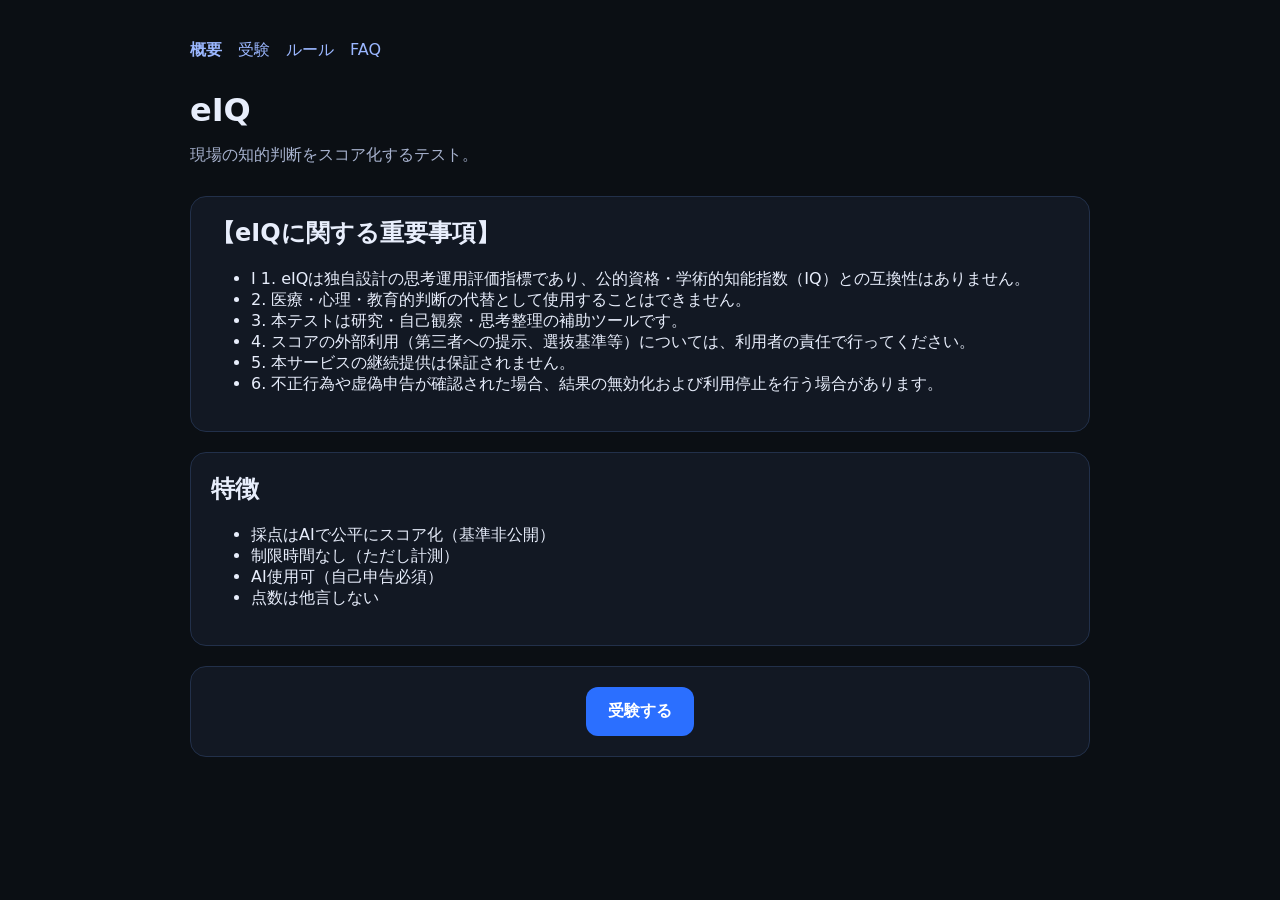
<file: index.html>
<!doctype html>
<html lang="ja">
<head>
<meta charset="utf-8">
<meta name="viewport" content="width=device-width, initial-scale=1">
<title>eIQ｜概要</title>
<link rel="stylesheet" href="assets/styles.css">
</head>
<body>
<div class="wrap">

<nav class="nav">
<a href="index.html"><strong>概要</strong></a>
<a href="test.html">受験</a>
<a href="rules.html">ルール</a>
<a href="faq.html">FAQ</a>
</nav>

<h1>eIQ</h1>
<p class="lead">
現場の知的判断をスコア化するテスト。
</p>

<section class="card">
<h2>【eIQに関する重要事項】</h2>
<ul>
<li>I	1.	eIQは独自設計の思考運用評価指標であり、公的資格・学術的知能指数（IQ）との互換性はありません。</li>
<li>	2.	医療・心理・教育的判断の代替として使用することはできません。</li>
<li>	3.	本テストは研究・自己観察・思考整理の補助ツールです。</li>
<li>	4.	スコアの外部利用（第三者への提示、選抜基準等）については、利用者の責任で行ってください。</li>
<li>	5.	本サービスの継続提供は保証されません。</li>
<li>	6.	不正行為や虚偽申告が確認された場合、結果の無効化および利用停止を行う場合があります。</li>
</ul>
</section>

<section class="card">
<h2>特徴</h2>
<ul>
<li>採点はAIで公平にスコア化（基準非公開）</li>
<li>制限時間なし（ただし計測）</li>
<li>AI使用可（自己申告必須）</li>
<li>点数は他言しない</li>
</ul>
</section>

<section class="card center">
<a class="btn" href="test.html">受験する</a>
</section>

</div>
</body>
</html>
</file>
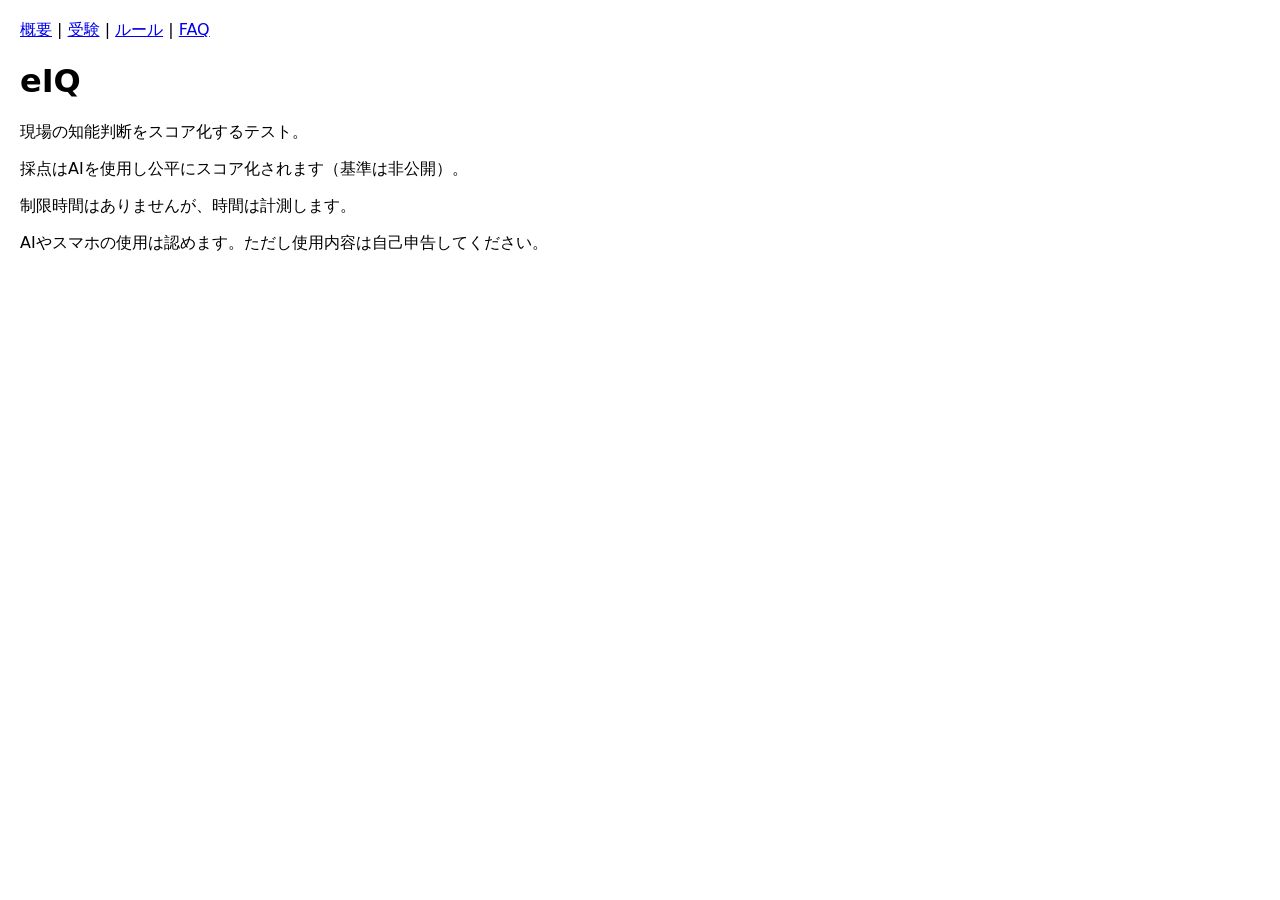
<file: eIQ_site_release/index.html>
<!doctype html>
<html lang="ja">
<head>
<meta charset="utf-8"/>
<meta name="viewport" content="width=device-width,initial-scale=1"/>
<title>eIQ</title>
<link rel="stylesheet" href="assets/styles.css"/>
</head>
<body>
<nav><a href="index.html">概要</a> | <a href="test.html">受験</a> | <a href="rules.html">ルール</a> | <a href="faq.html">FAQ</a></nav>
<main>
<h1>eIQ</h1>
<p>現場の知能判断をスコア化するテスト。</p>
<p>採点はAIを使用し公平にスコア化されます（基準は非公開）。</p>
<p>制限時間はありませんが、時間は計測します。</p>
<p>AIやスマホの使用は認めます。ただし使用内容は自己申告してください。</p>
</main>
<script src="assets/app.js"></script>
</body>
</html>
</file>
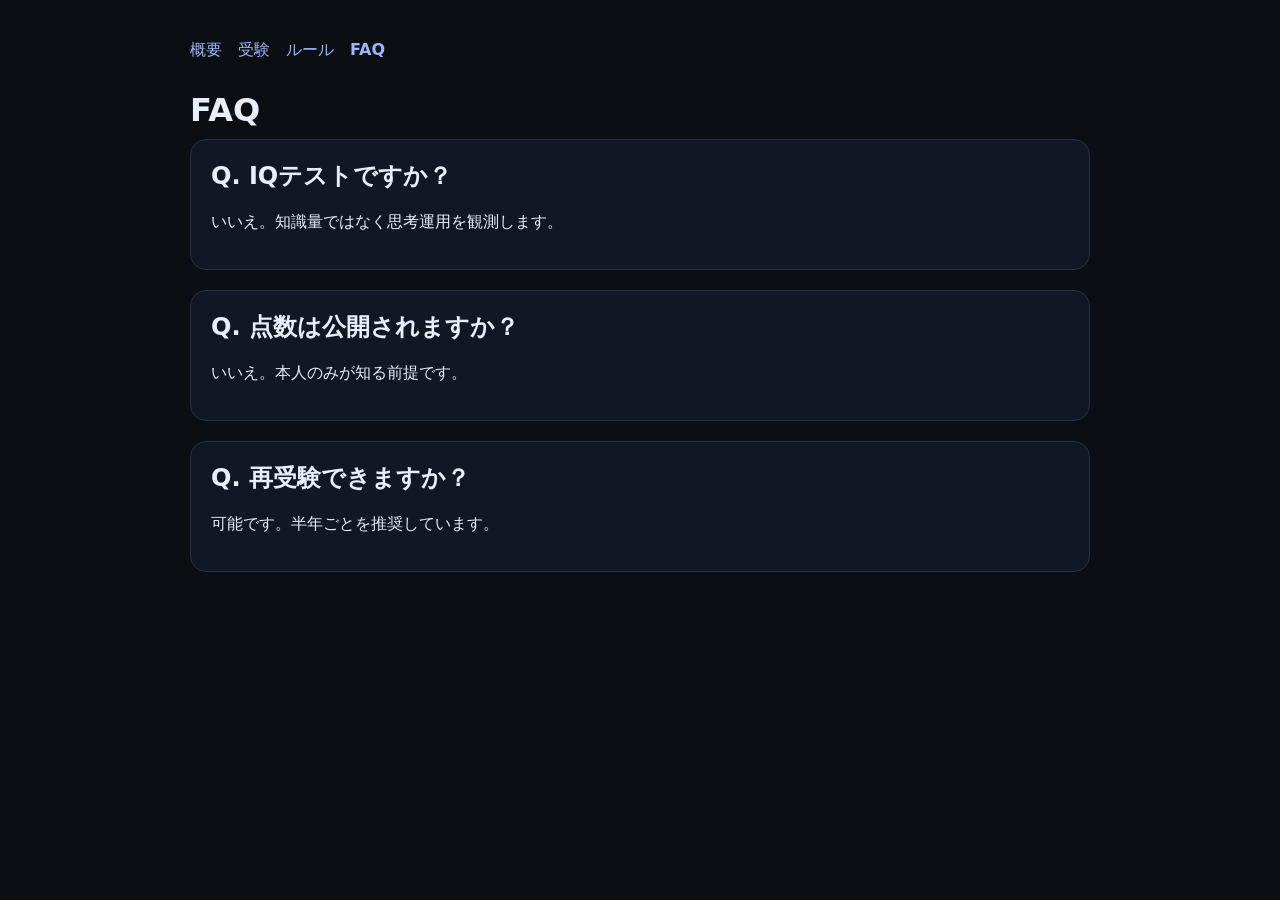
<file: faq.html>
<!doctype html>
<html lang="ja">
<head>
<meta charset="utf-8">
<meta name="viewport" content="width=device-width, initial-scale=1">
<title>eIQ｜FAQ</title>
<link rel="stylesheet" href="assets/styles.css">
</head>
<body>
<div class="wrap">

<nav class="nav">
<a href="index.html">概要</a>
<a href="test.html">受験</a>
<a href="rules.html">ルール</a>
<a href="faq.html"><strong>FAQ</strong></a>
</nav>

<h1>FAQ</h1>

<section class="card">
<h2>Q. IQテストですか？</h2>
<p>いいえ。知識量ではなく思考運用を観測します。</p>
</section>

<section class="card">
<h2>Q. 点数は公開されますか？</h2>
<p>いいえ。本人のみが知る前提です。</p>
</section>

<section class="card">
<h2>Q. 再受験できますか？</h2>
<p>可能です。半年ごとを推奨しています。</p>
</section>

</div>
</body>
</html>
</file>
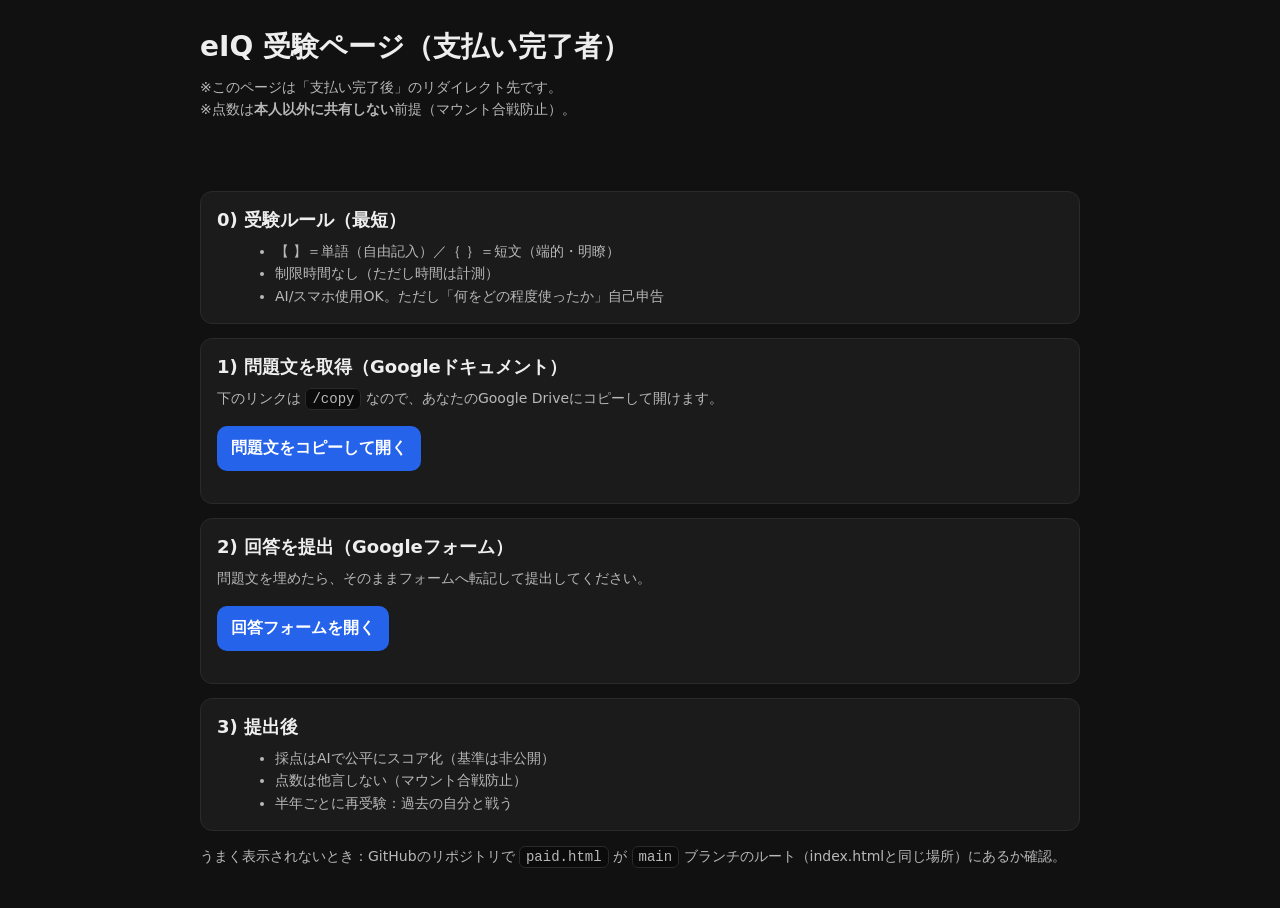
<file: paid.html>
<!doctype html>
<html lang="ja">
<head>
  <meta charset="utf-8" />
  <meta name="viewport" content="width=device-width, initial-scale=1" />
  <title>eIQ 受験ページ（支払い完了者）</title>
  <style>
    body { margin: 0; font-family: system-ui, -apple-system, "Segoe UI", Roboto, "Noto Sans JP", "Hiragino Sans", "Yu Gothic", sans-serif; background:#111; color:#eee; }
    header, main { max-width: 880px; margin: 0 auto; padding: 28px 18px; }
    a { color: #7dd3fc; }
    .box { background:#1b1b1b; border:1px solid #2a2a2a; border-radius: 12px; padding: 16px; margin: 14px 0; }
    .btn { display:inline-block; padding: 12px 14px; border-radius: 10px; background:#2563eb; color:#fff; text-decoration:none; font-weight:700; }
    .btn:active { transform: translateY(1px); }
    .muted { color:#b8b8b8; font-size: 14px; line-height: 1.6; }
    h1 { margin: 0 0 10px; font-size: 28px; }
    h2 { margin: 0 0 8px; font-size: 18px; }
    ul { margin: 8px 0 0 18px; }
    code { background:#0b0b0b; border:1px solid #2a2a2a; padding: 2px 6px; border-radius: 6px; }
  </style>
</head>

<body>
  <header>
    <h1>eIQ 受験ページ（支払い完了者）</h1>
    <div class="muted">
      ※このページは「支払い完了後」のリダイレクト先です。<br>
      ※点数は<strong>本人以外に共有しない</strong>前提（マウント合戦防止）。
    </div>
  </header>

  <main>
    <div class="box">
      <h2>0) 受験ルール（最短）</h2>
      <ul class="muted">
        <li>【 】＝単語（自由記入）／｛ ｝＝短文（端的・明瞭）</li>
        <li>制限時間なし（ただし時間は計測）</li>
        <li>AI/スマホ使用OK。ただし「何をどの程度使ったか」自己申告</li>
      </ul>
    </div>

    <div class="box">
      <h2>1) 問題文を取得（Googleドキュメント）</h2>
      <div class="muted">下のリンクは <code>/copy</code> なので、あなたのGoogle Driveにコピーして開けます。</div>
      <p>
        <a class="btn" href="https://docs.google.com/document/u/2/d/1fzdslulWb_uIEUx_wrxH23DJ8mgmKRuLKr06c0T1lRA/copy" target="_blank" rel="noopener">
          問題文をコピーして開く
        </a>
      </p>
    </div>

    <div class="box">
      <h2>2) 回答を提出（Googleフォーム）</h2>
      <div class="muted">問題文を埋めたら、そのままフォームへ転記して提出してください。</div>
      <p>
        <a class="btn" href="https://docs.google.com/forms/d/e/1FAIpQLSecO_VvVy2k5AULRKy0_RLm7I9p04rRSWgNDWTIzLjLp50Kaw/viewform?usp=header" target="_blank" rel="noopener">
          回答フォームを開く
        </a>
      </p>
    </div>

    <div class="box">
      <h2>3) 提出後</h2>
      <ul class="muted">
        <li>採点はAIで公平にスコア化（基準は非公開）</li>
        <li>点数は他言しない（マウント合戦防止）</li>
        <li>半年ごとに再受験：過去の自分と戦う</li>
      </ul>
    </div>

    <p class="muted">
      うまく表示されないとき：GitHubのリポジトリで <code>paid.html</code> が <code>main</code> ブランチのルート（index.htmlと同じ場所）にあるか確認。
    </p>
  </main>
</body>
</html>
</file>
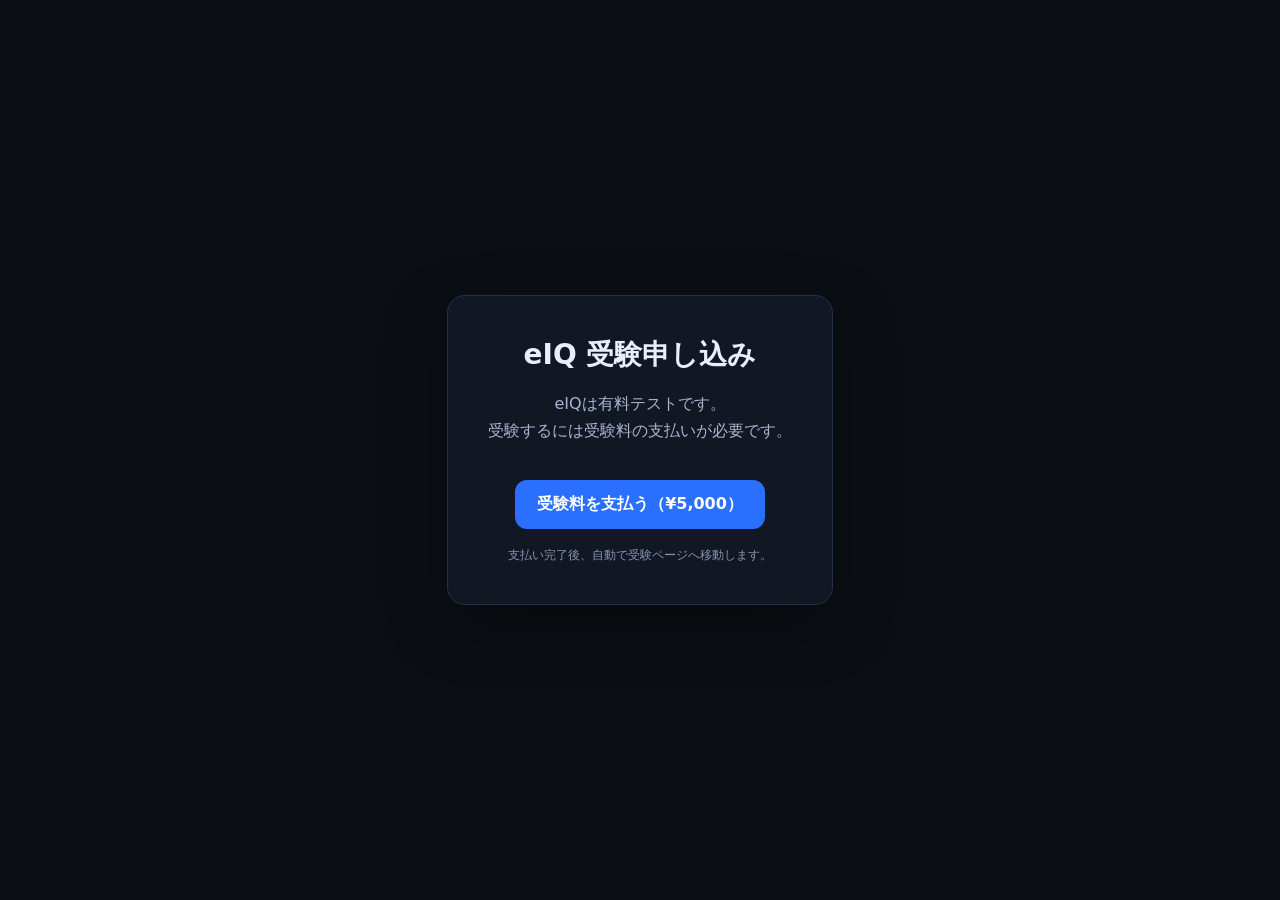
<file: test.html>
<!doctype html>
<html lang="ja">
<head>
  <meta charset="utf-8">
  <meta name="viewport" content="width=device-width, initial-scale=1">
  <title>eIQ｜受験申し込み</title>
  <style>
    body{
      margin:0;
      font-family: system-ui, -apple-system, "Hiragino Sans", "Noto Sans JP", sans-serif;
      background:#0b0f14;
      color:#e8eefc;
      display:flex;
      align-items:center;
      justify-content:center;
      height:100vh;
    }
    .card{
      background:#121823;
      padding:40px;
      border-radius:18px;
      max-width:520px;
      text-align:center;
      border:1px solid #22304a;
      box-shadow:0 20px 60px rgba(0,0,0,.4);
    }
    h1{margin:0 0 12px;font-size:28px}
    p{color:#a8b3cf;line-height:1.7}
    .btn{
      display:inline-block;
      margin-top:20px;
      padding:14px 22px;
      background:#2b6fff;
      color:#fff;
      border-radius:12px;
      font-weight:700;
      text-decoration:none;
    }
    .note{
      margin-top:18px;
      font-size:12px;
      color:#8894b3;
    }
  </style>
</head>
<body>
  <div class="card">
    <h1>eIQ 受験申し込み</h1>
    <p>
      eIQは有料テストです。<br>
      受験するには受験料の支払いが必要です。
    </p>

    <!-- ★ ここにあなたのStripe支払いリンクを入れる -->
    <a class="btn" href="https://buy.stripe.com/6oU6oH8Dt27q4qqcz13Nm02" target="_blank">
      受験料を支払う（¥5,000）
    </a>

    <div class="note">
      支払い完了後、自動で受験ページへ移動します。
    </div>
  </div>
</body>
</html>
</file>
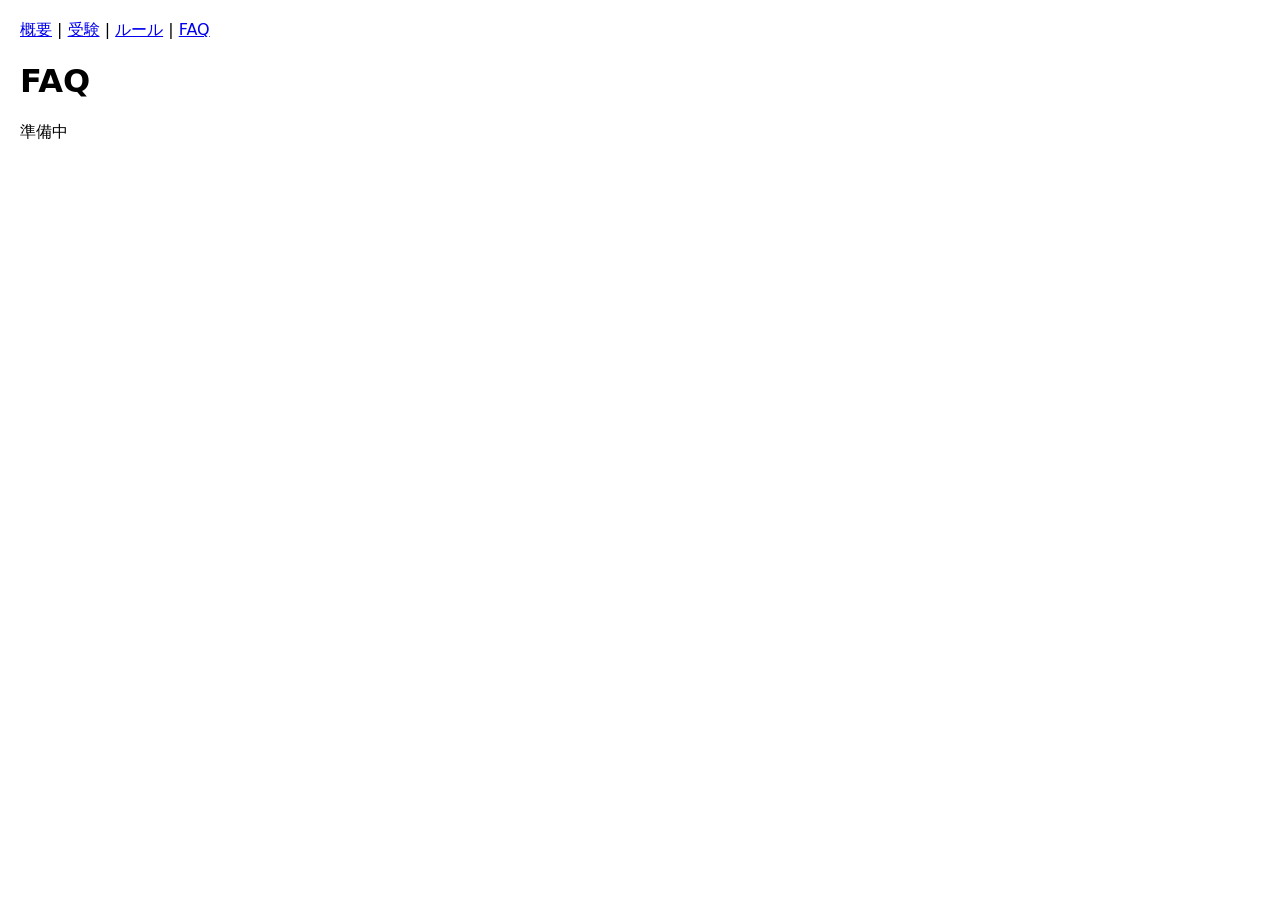
<file: eIQ_site_release/faq.html>
<!doctype html>
<html lang="ja">
<head>
<meta charset="utf-8"/>
<meta name="viewport" content="width=device-width,initial-scale=1"/>
<title>eIQ FAQ</title>
<link rel="stylesheet" href="assets/styles.css"/>
</head>
<body>
<nav><a href="index.html">概要</a> | <a href="test.html">受験</a> | <a href="rules.html">ルール</a> | <a href="faq.html">FAQ</a></nav>
<main>
<h1>FAQ</h1>
<p>準備中</p>
</main>
<script src="assets/app.js"></script>
</body>
</html>
</file>
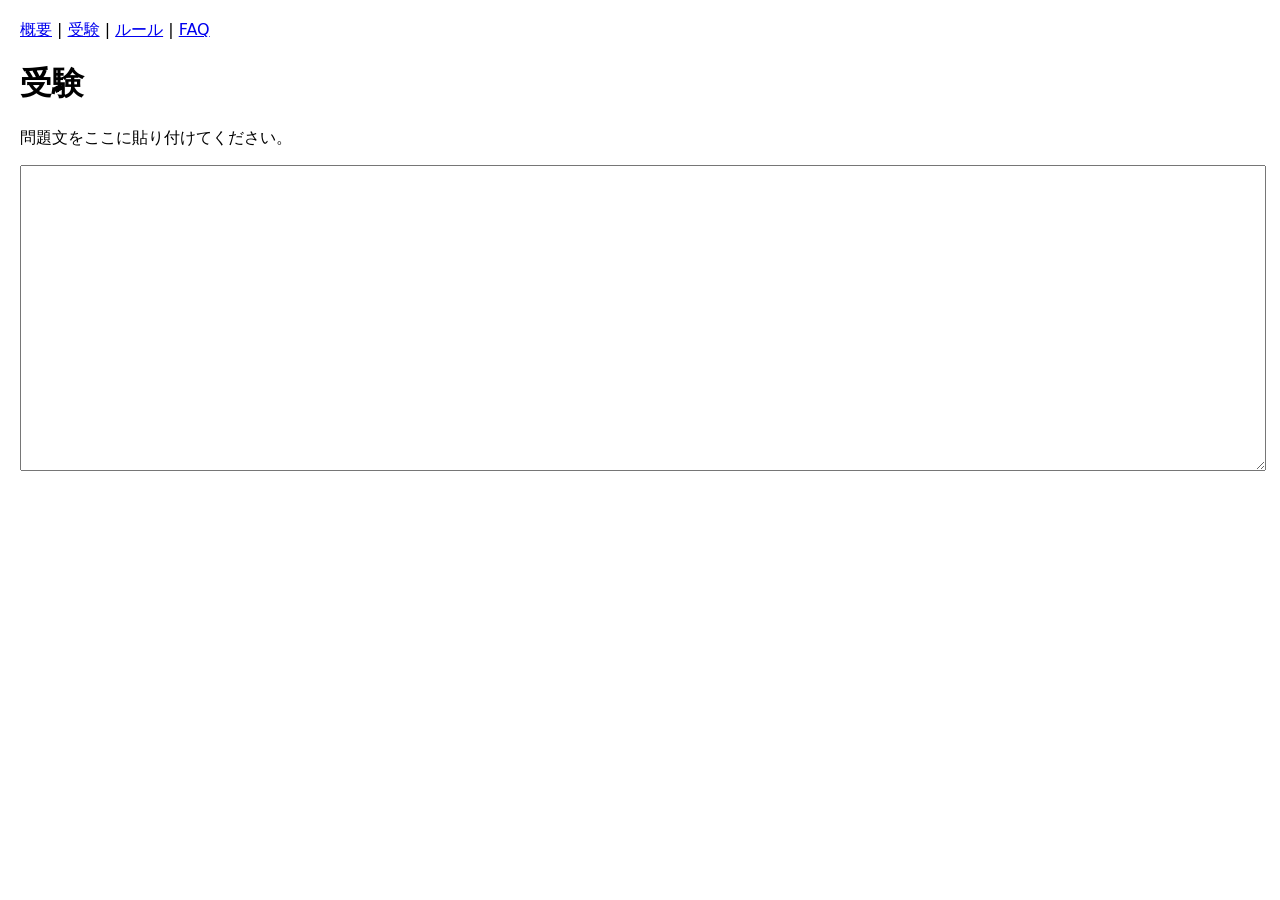
<file: eIQ_site_release/test.html>
<!doctype html>
<html lang="ja">
<head>
<meta charset="utf-8"/>
<meta name="viewport" content="width=device-width,initial-scale=1"/>
<title>eIQ 受験</title>
<link rel="stylesheet" href="assets/styles.css"/>
</head>
<body>
<nav><a href="index.html">概要</a> | <a href="test.html">受験</a> | <a href="rules.html">ルール</a> | <a href="faq.html">FAQ</a></nav>
<main>
<h1>受験</h1>
<p>問題文をここに貼り付けてください。</p>
<textarea style="width:100%;min-height:300px"></textarea>
</main>
<script src="assets/app.js"></script>
</body>
</html>
</file>
<file: assets/styles.css>
body{
  margin:0;
  font-family: system-ui, -apple-system, "Hiragino Sans", "Noto Sans JP", sans-serif;
  background:#0b0f14;
  color:#e8eefc;
}

.wrap{
  max-width:900px;
  margin:auto;
  padding:40px 20px;
}

.nav{
  display:flex;
  gap:16px;
  margin-bottom:30px;
}

.nav a{
  color:#9bb7ff;
  text-decoration:none;
}

h1{
  font-size:32px;
  margin-bottom:10px;
}

.lead{
  color:#a8b3cf;
  margin-bottom:30px;
}

.card{
  background:#121823;
  padding:20px;
  border-radius:16px;
  margin-bottom:20px;
  border:1px solid #22304a;
}

.card h2{
  margin-top:0;
}

.btn{
  display:inline-block;
  padding:14px 22px;
  background:#2b6fff;
  color:white;
  border-radius:12px;
  text-decoration:none;
  font-weight:700;
}

.center{
  text-align:center;
}
</file>
<file: eIQ_site_release/assets/styles.css>
body{font-family:system-ui,-apple-system,'Noto Sans JP',sans-serif;margin:0;padding:20px;} nav{margin-bottom:20px;}
</file>
